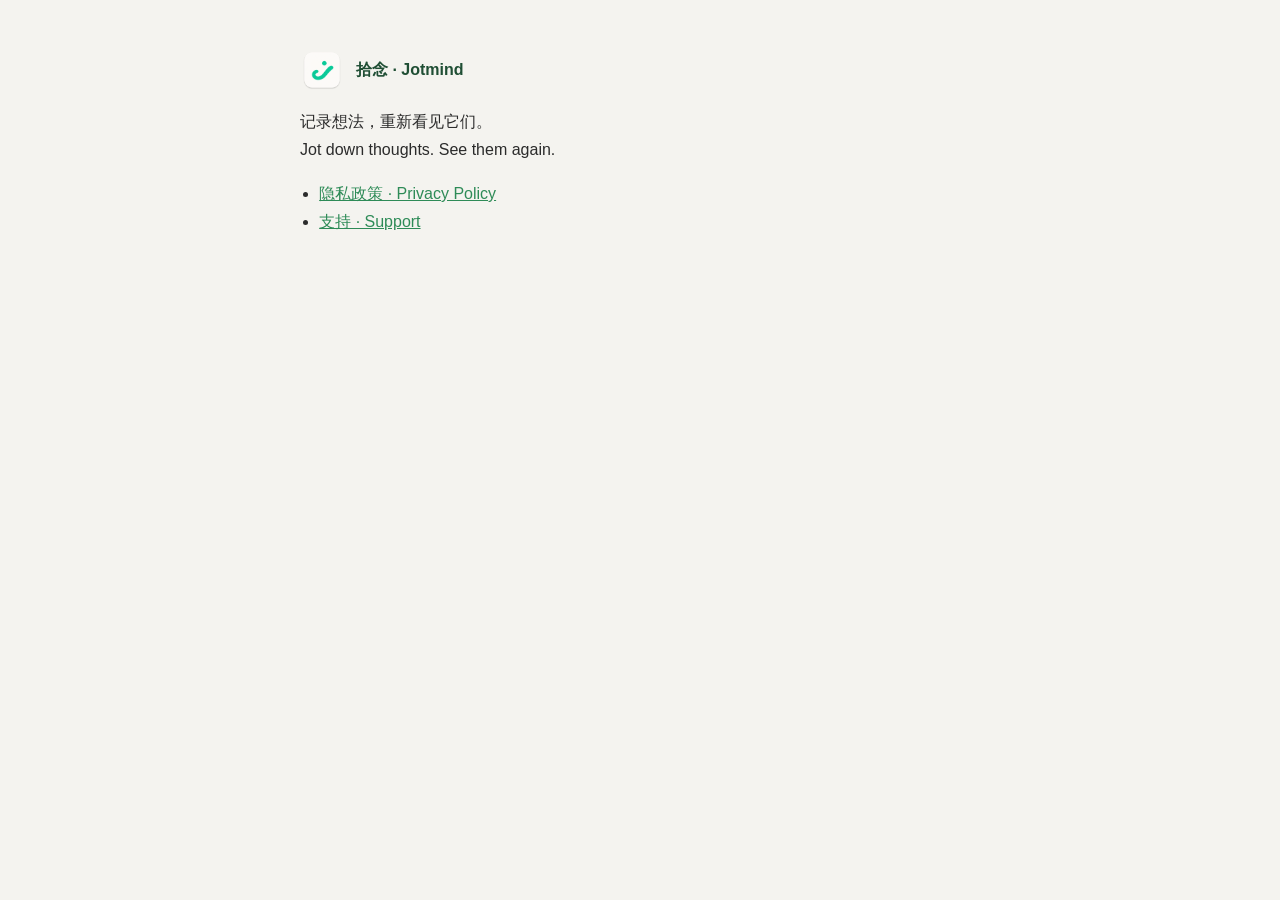
<file: index.html>
<!doctype html>
<html lang="zh-Hans">
<head>
  <meta charset="utf-8">
  <meta name="viewport" content="width=device-width, initial-scale=1">
  <title>拾念 · Jotmind</title>
  <link rel="stylesheet" href="style.css">
</head>
<body>
<main>
  <header>
    <img src="icon.png" alt="">
    <span class="brand">拾念 · Jotmind</span>
  </header>
  <p>记录想法，重新看见它们。<br>Jot down thoughts. See them again.</p>
  <ul>
    <li><a href="privacy.html">隐私政策 · Privacy Policy</a></li>
    <li><a href="support.html">支持 · Support</a></li>
  </ul>
</main>
</body>
</html>
</file>
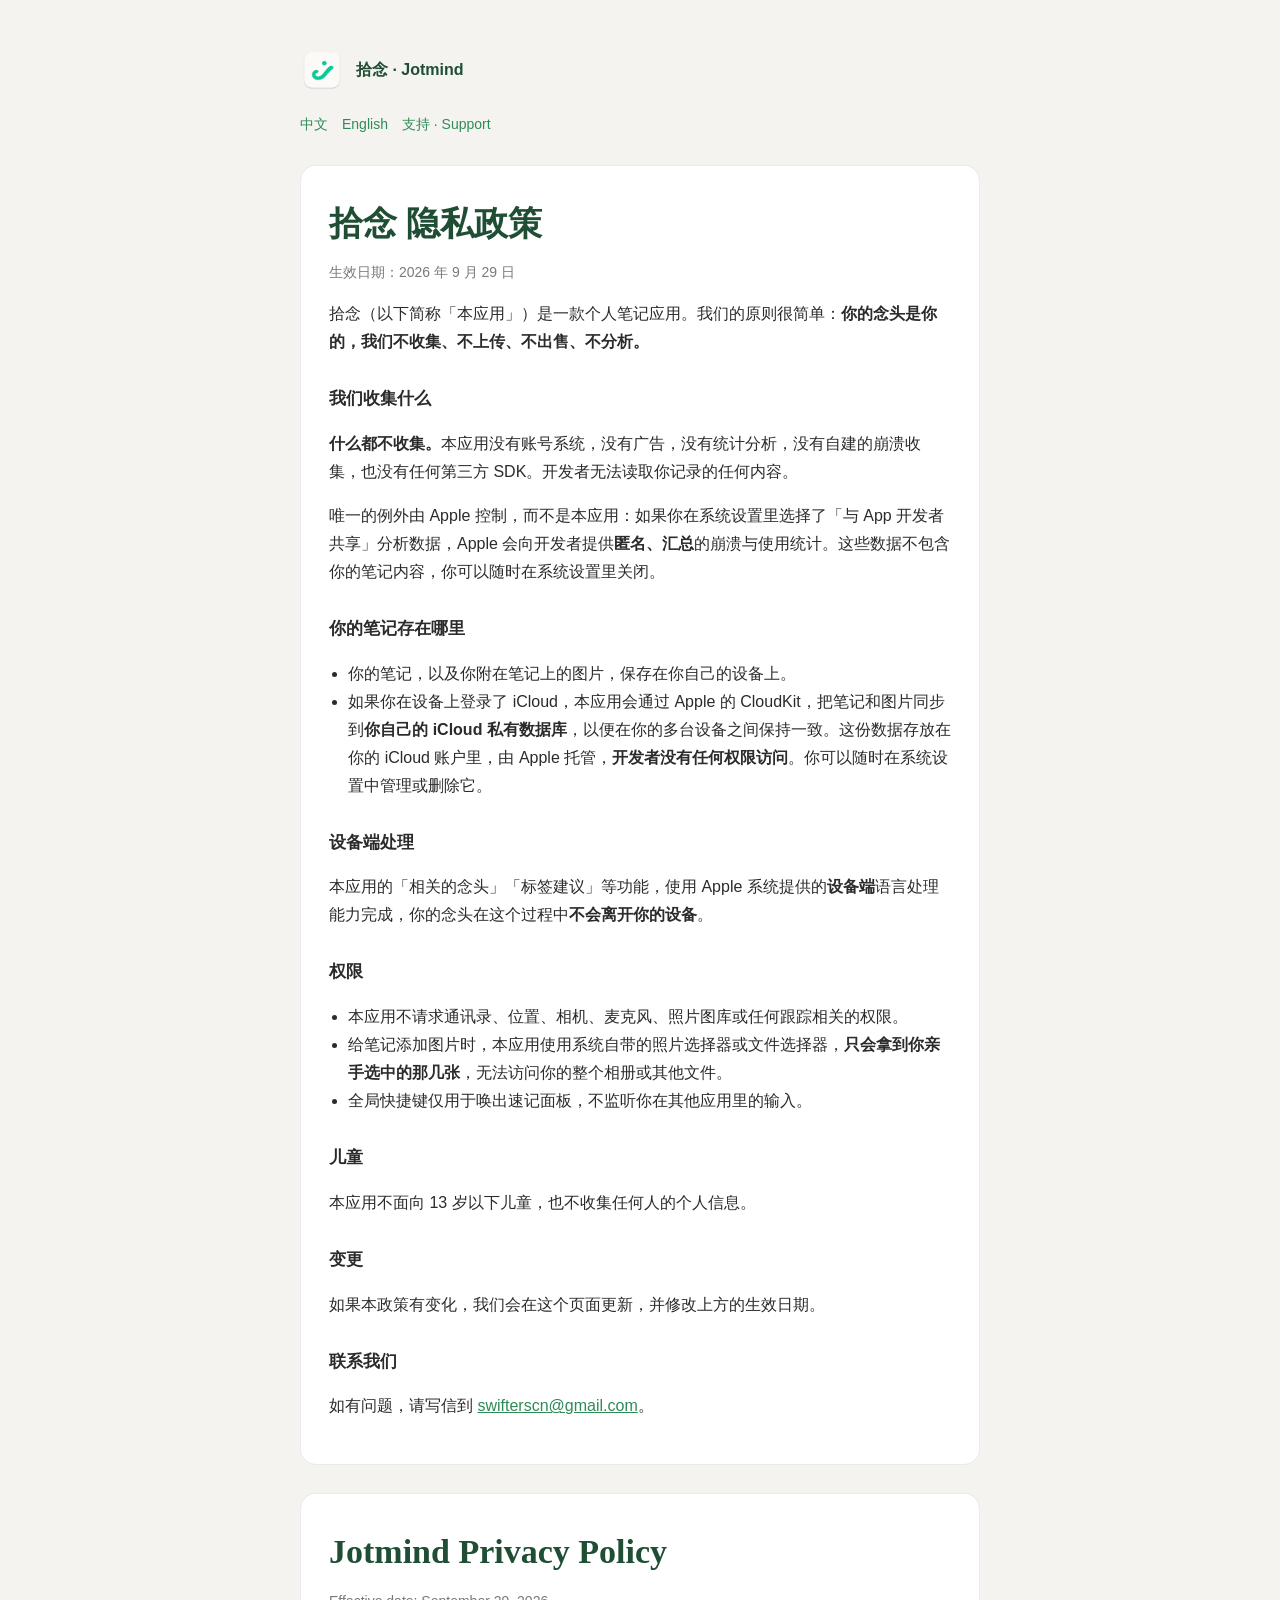
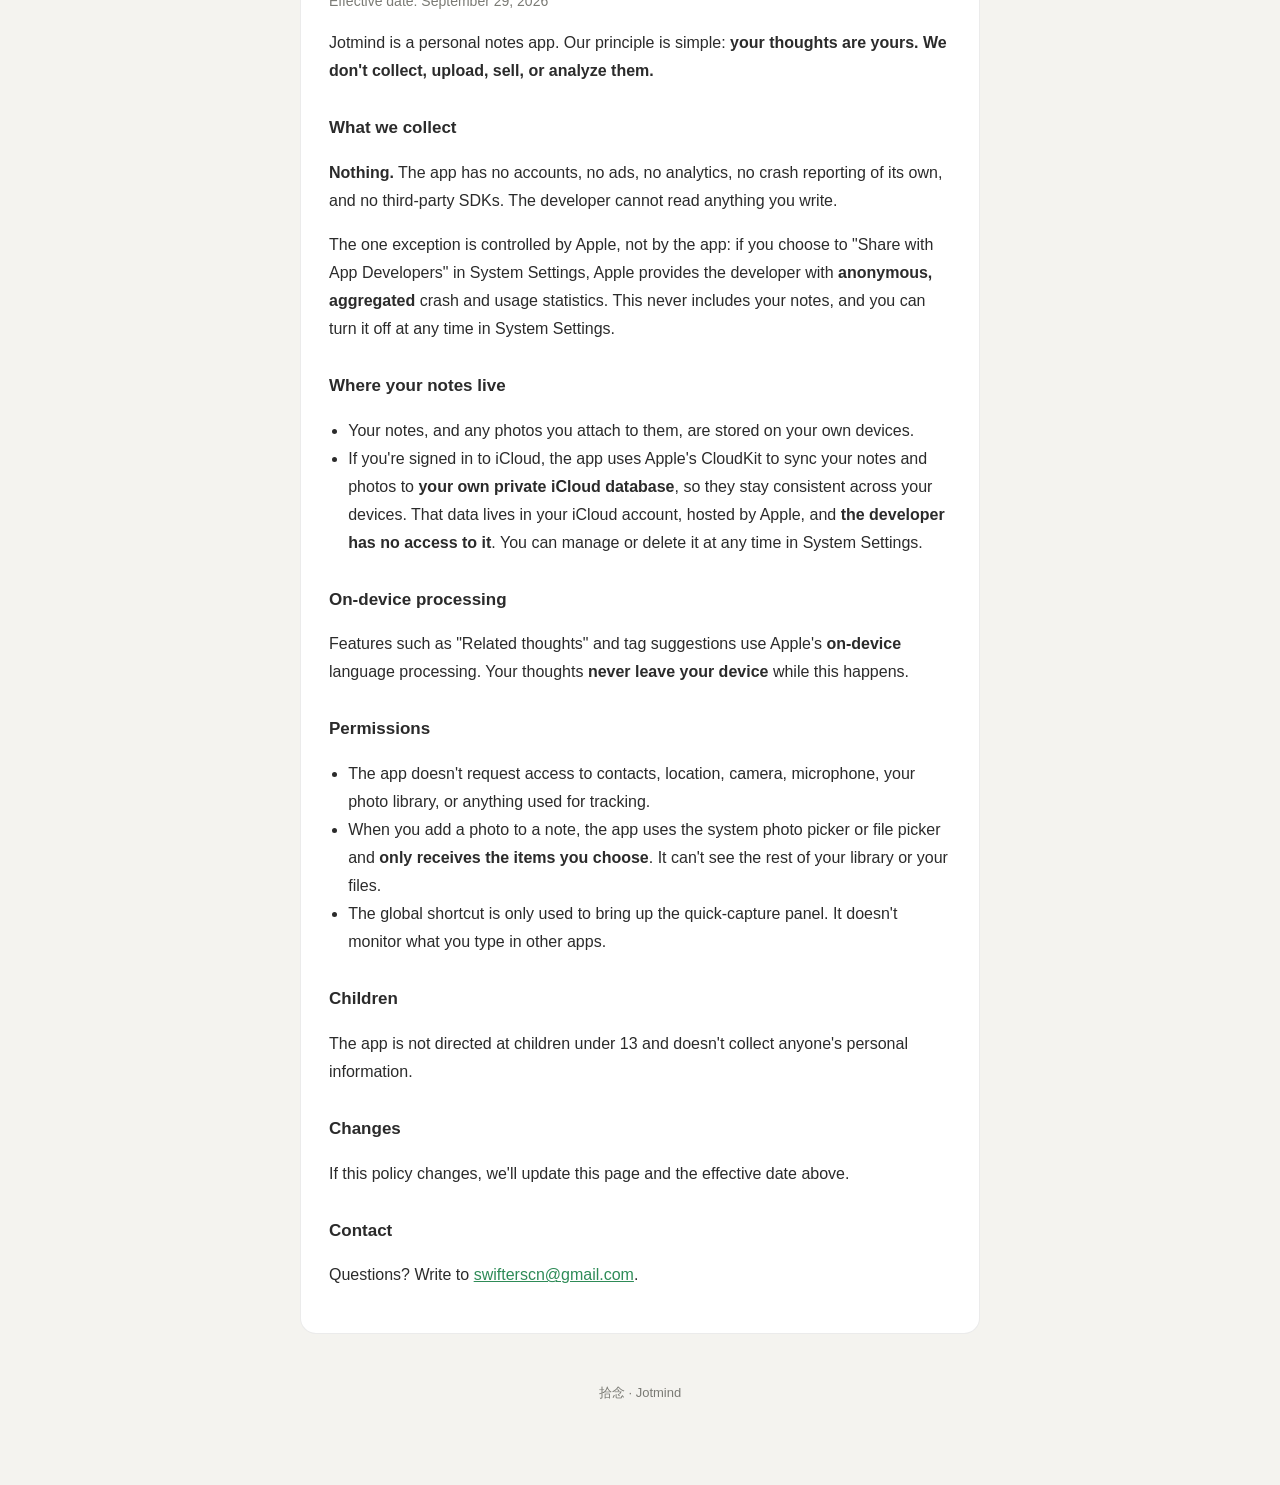
<file: privacy.html>
<!doctype html>
<html lang="zh-Hans">
<head>
  <meta charset="utf-8">
  <meta name="viewport" content="width=device-width, initial-scale=1">
  <title>隐私政策 · Privacy Policy — 拾念 Jotmind</title>
  <link rel="stylesheet" href="style.css">
</head>
<body>
<main>
  <header>
    <img src="icon.png" alt="">
    <span class="brand">拾念 · Jotmind</span>
  </header>
  <nav class="lang"><a href="#zh">中文</a><a href="#en">English</a><a href="support.html">支持 · Support</a></nav>

  <section class="lang-block" id="zh" lang="zh-Hans">
    <h1>拾念 隐私政策</h1>
    <p class="meta">生效日期：2026 年 9 月 29 日</p>

    <p>拾念（以下简称「本应用」）是一款个人笔记应用。我们的原则很简单：<strong>你的念头是你的，我们不收集、不上传、不出售、不分析。</strong></p>

    <h3>我们收集什么</h3>
    <p><strong>什么都不收集。</strong>本应用没有账号系统，没有广告，没有统计分析，没有自建的崩溃收集，也没有任何第三方 SDK。开发者无法读取你记录的任何内容。</p>
    <p>唯一的例外由 Apple 控制，而不是本应用：如果你在系统设置里选择了「与 App 开发者共享」分析数据，Apple 会向开发者提供<strong>匿名、汇总</strong>的崩溃与使用统计。这些数据不包含你的笔记内容，你可以随时在系统设置里关闭。</p>

    <h3>你的笔记存在哪里</h3>
    <ul>
      <li>你的笔记，以及你附在笔记上的图片，保存在你自己的设备上。</li>
      <li>如果你在设备上登录了 iCloud，本应用会通过 Apple 的 CloudKit，把笔记和图片同步到<strong>你自己的 iCloud 私有数据库</strong>，以便在你的多台设备之间保持一致。这份数据存放在你的 iCloud 账户里，由 Apple 托管，<strong>开发者没有任何权限访问</strong>。你可以随时在系统设置中管理或删除它。</li>
    </ul>

    <h3>设备端处理</h3>
    <p>本应用的「相关的念头」「标签建议」等功能，使用 Apple 系统提供的<strong>设备端</strong>语言处理能力完成，你的念头在这个过程中<strong>不会离开你的设备</strong>。</p>

    <h3>权限</h3>
    <ul>
      <li>本应用不请求通讯录、位置、相机、麦克风、照片图库或任何跟踪相关的权限。</li>
      <li>给笔记添加图片时，本应用使用系统自带的照片选择器或文件选择器，<strong>只会拿到你亲手选中的那几张</strong>，无法访问你的整个相册或其他文件。</li>
      <li>全局快捷键仅用于唤出速记面板，不监听你在其他应用里的输入。</li>
    </ul>

    <h3>儿童</h3>
    <p>本应用不面向 13 岁以下儿童，也不收集任何人的个人信息。</p>

    <h3>变更</h3>
    <p>如果本政策有变化，我们会在这个页面更新，并修改上方的生效日期。</p>

    <h3>联系我们</h3>
    <p>如有问题，请写信到 <a href="mailto:swifterscn@gmail.com">swifterscn@gmail.com</a>。</p>
  </section>

  <section class="lang-block" id="en" lang="en">
    <h1>Jotmind Privacy Policy</h1>
    <p class="meta">Effective date: September 29, 2026</p>

    <p>Jotmind is a personal notes app. Our principle is simple: <strong>your thoughts are yours. We don't collect, upload, sell, or analyze them.</strong></p>

    <h3>What we collect</h3>
    <p><strong>Nothing.</strong> The app has no accounts, no ads, no analytics, no crash reporting of its own, and no third-party SDKs. The developer cannot read anything you write.</p>
    <p>The one exception is controlled by Apple, not by the app: if you choose to "Share with App Developers" in System Settings, Apple provides the developer with <strong>anonymous, aggregated</strong> crash and usage statistics. This never includes your notes, and you can turn it off at any time in System Settings.</p>

    <h3>Where your notes live</h3>
    <ul>
      <li>Your notes, and any photos you attach to them, are stored on your own devices.</li>
      <li>If you're signed in to iCloud, the app uses Apple's CloudKit to sync your notes and photos to <strong>your own private iCloud database</strong>, so they stay consistent across your devices. That data lives in your iCloud account, hosted by Apple, and <strong>the developer has no access to it</strong>. You can manage or delete it at any time in System Settings.</li>
    </ul>

    <h3>On-device processing</h3>
    <p>Features such as "Related thoughts" and tag suggestions use Apple's <strong>on-device</strong> language processing. Your thoughts <strong>never leave your device</strong> while this happens.</p>

    <h3>Permissions</h3>
    <ul>
      <li>The app doesn't request access to contacts, location, camera, microphone, your photo library, or anything used for tracking.</li>
      <li>When you add a photo to a note, the app uses the system photo picker or file picker and <strong>only receives the items you choose</strong>. It can't see the rest of your library or your files.</li>
      <li>The global shortcut is only used to bring up the quick-capture panel. It doesn't monitor what you type in other apps.</li>
    </ul>

    <h3>Children</h3>
    <p>The app is not directed at children under 13 and doesn't collect anyone's personal information.</p>

    <h3>Changes</h3>
    <p>If this policy changes, we'll update this page and the effective date above.</p>

    <h3>Contact</h3>
    <p>Questions? Write to <a href="mailto:swifterscn@gmail.com">swifterscn@gmail.com</a>.</p>
  </section>

  <footer>拾念 · Jotmind</footer>
</main>
</body>
</html>
</file>
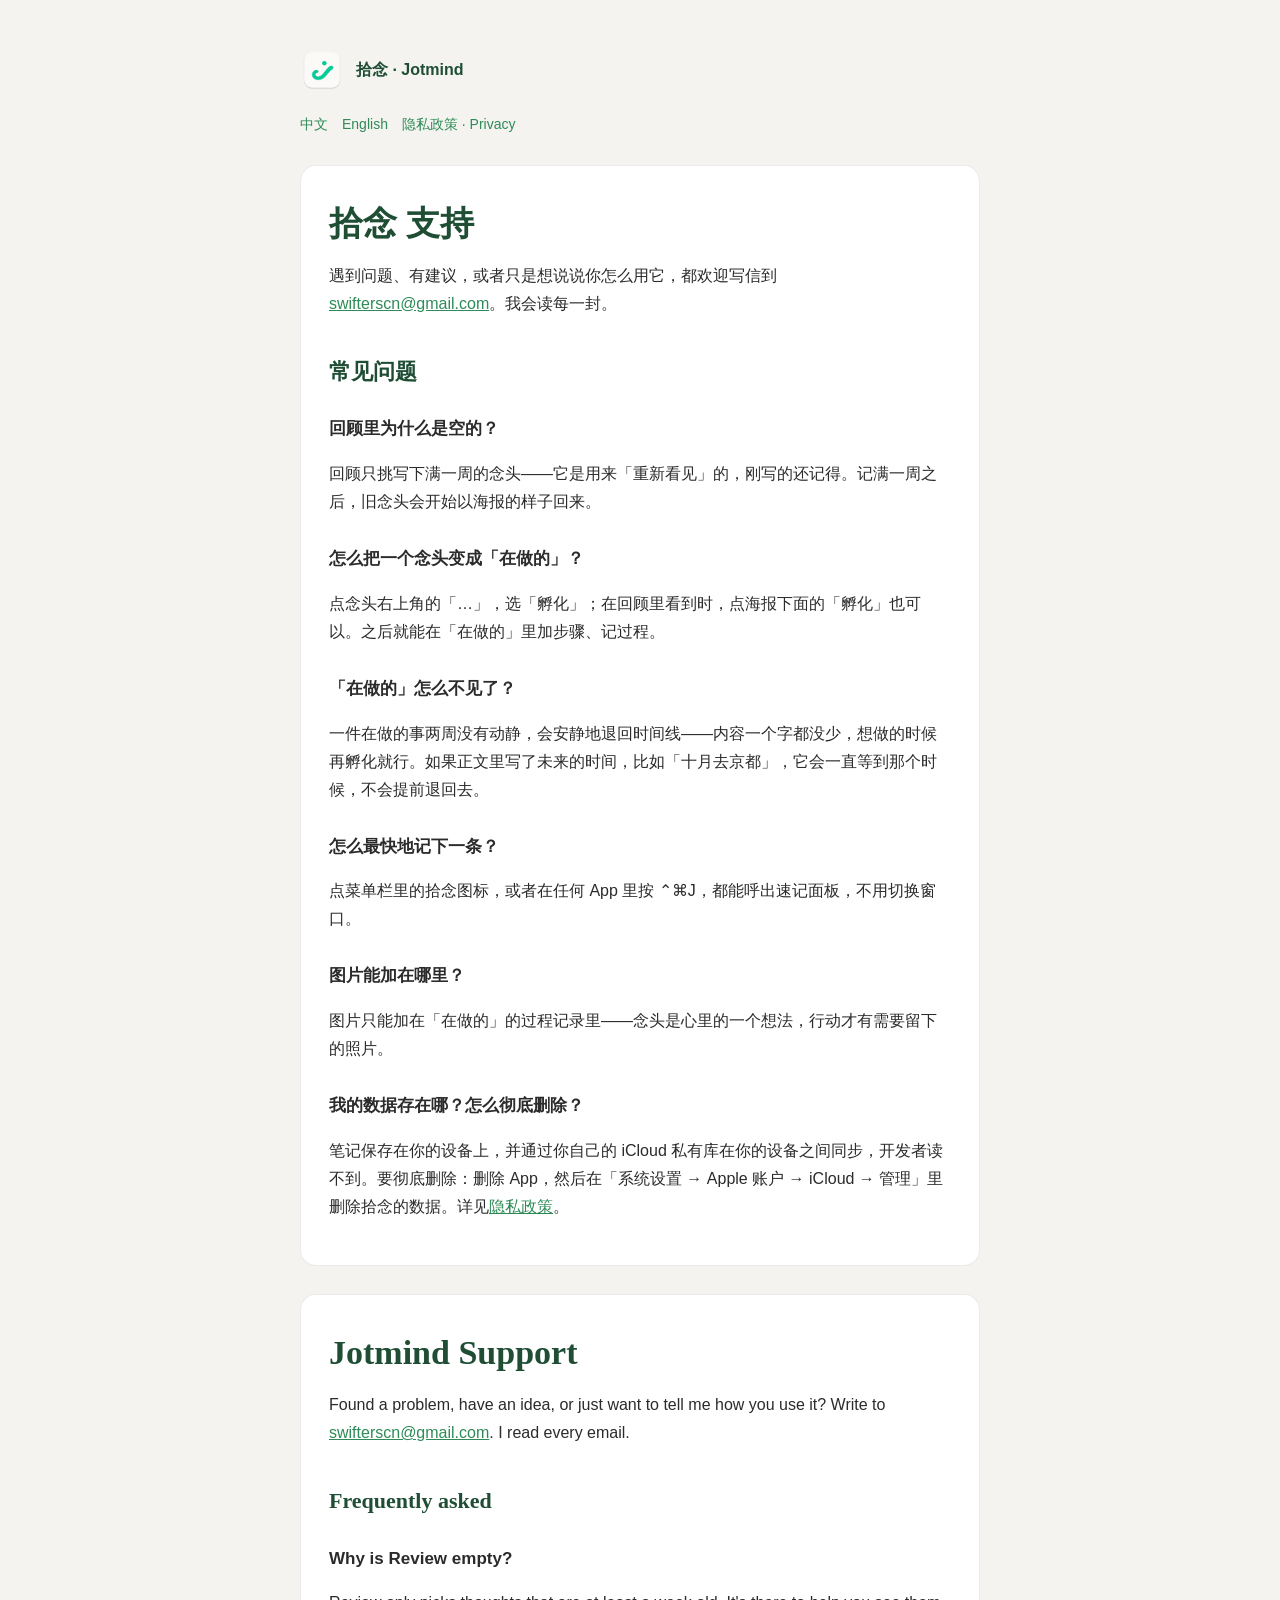
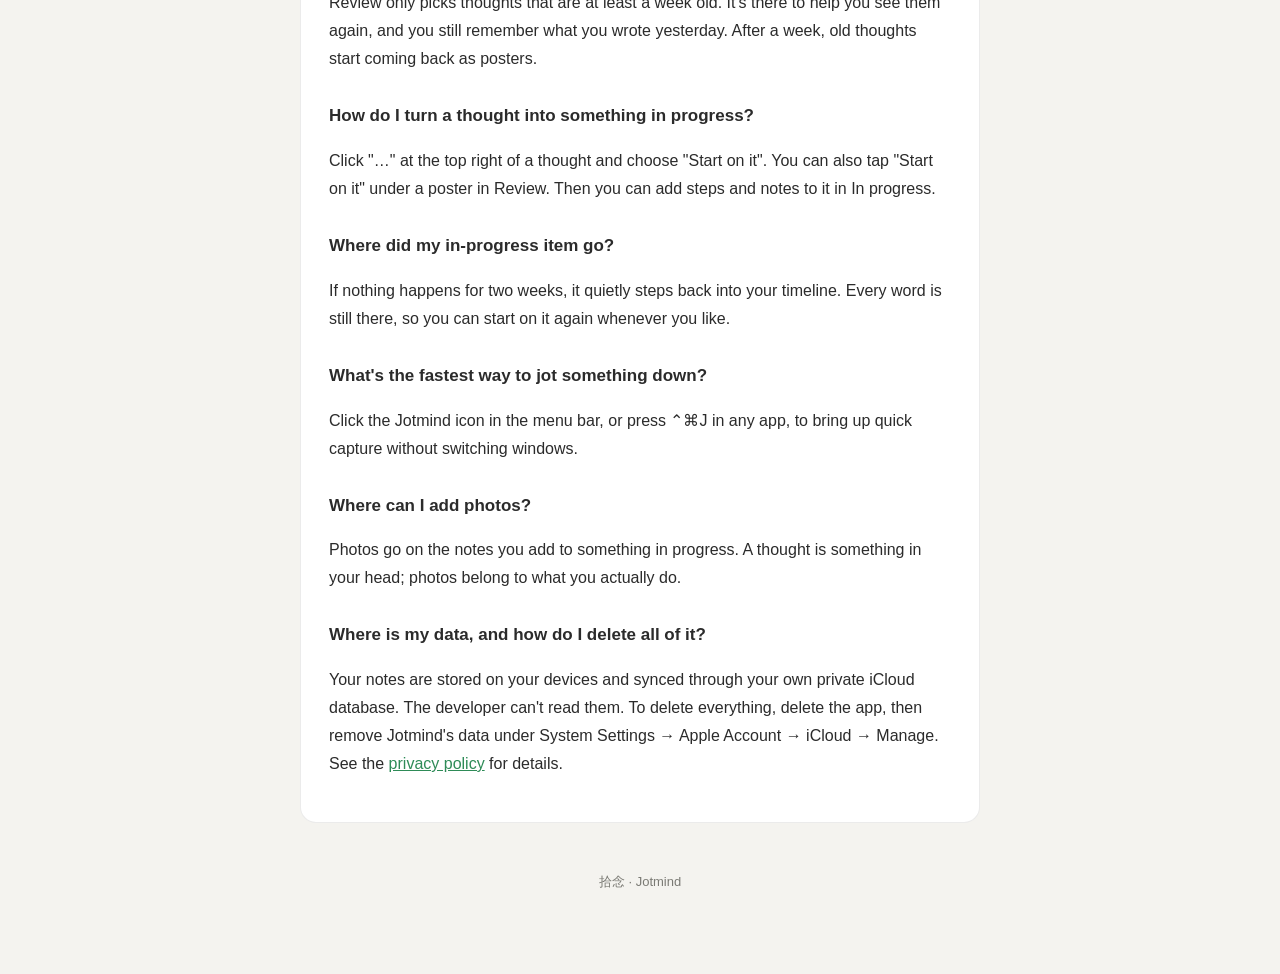
<file: support.html>
<!doctype html>
<html lang="zh-Hans">
<head>
  <meta charset="utf-8">
  <meta name="viewport" content="width=device-width, initial-scale=1">
  <title>支持 · Support — 拾念 Jotmind</title>
  <link rel="stylesheet" href="style.css">
</head>
<body>
<main>
  <header>
    <img src="icon.png" alt="">
    <span class="brand">拾念 · Jotmind</span>
  </header>
  <nav class="lang"><a href="#zh">中文</a><a href="#en">English</a><a href="privacy.html">隐私政策 · Privacy</a></nav>

  <section class="lang-block" id="zh" lang="zh-Hans">
    <h1>拾念 支持</h1>
    <p>遇到问题、有建议，或者只是想说说你怎么用它，都欢迎写信到 <a href="mailto:swifterscn@gmail.com">swifterscn@gmail.com</a>。我会读每一封。</p>

    <h2>常见问题</h2>

    <h3>回顾里为什么是空的？</h3>
    <p>回顾只挑写下满一周的念头——它是用来「重新看见」的，刚写的还记得。记满一周之后，旧念头会开始以海报的样子回来。</p>

    <h3>怎么把一个念头变成「在做的」？</h3>
    <p>点念头右上角的「…」，选「孵化」；在回顾里看到时，点海报下面的「孵化」也可以。之后就能在「在做的」里加步骤、记过程。</p>

    <h3>「在做的」怎么不见了？</h3>
    <p>一件在做的事两周没有动静，会安静地退回时间线——内容一个字都没少，想做的时候再孵化就行。如果正文里写了未来的时间，比如「十月去京都」，它会一直等到那个时候，不会提前退回去。</p>

    <h3>怎么最快地记下一条？</h3>
    <p>点菜单栏里的拾念图标，或者在任何 App 里按 ⌃⌘J，都能呼出速记面板，不用切换窗口。</p>

    <h3>图片能加在哪里？</h3>
    <p>图片只能加在「在做的」的过程记录里——念头是心里的一个想法，行动才有需要留下的照片。</p>

    <h3>我的数据存在哪？怎么彻底删除？</h3>
    <p>笔记保存在你的设备上，并通过你自己的 iCloud 私有库在你的设备之间同步，开发者读不到。要彻底删除：删除 App，然后在「系统设置 → Apple 账户 → iCloud → 管理」里删除拾念的数据。详见<a href="privacy.html">隐私政策</a>。</p>
  </section>

  <section class="lang-block" id="en" lang="en">
    <h1>Jotmind Support</h1>
    <p>Found a problem, have an idea, or just want to tell me how you use it? Write to <a href="mailto:swifterscn@gmail.com">swifterscn@gmail.com</a>. I read every email.</p>

    <h2>Frequently asked</h2>

    <h3>Why is Review empty?</h3>
    <p>Review only picks thoughts that are at least a week old. It's there to help you see them again, and you still remember what you wrote yesterday. After a week, old thoughts start coming back as posters.</p>

    <h3>How do I turn a thought into something in progress?</h3>
    <p>Click "…" at the top right of a thought and choose "Start on it". You can also tap "Start on it" under a poster in Review. Then you can add steps and notes to it in In progress.</p>

    <h3>Where did my in-progress item go?</h3>
    <p>If nothing happens for two weeks, it quietly steps back into your timeline. Every word is still there, so you can start on it again whenever you like.</p>

    <h3>What's the fastest way to jot something down?</h3>
    <p>Click the Jotmind icon in the menu bar, or press ⌃⌘J in any app, to bring up quick capture without switching windows.</p>

    <h3>Where can I add photos?</h3>
    <p>Photos go on the notes you add to something in progress. A thought is something in your head; photos belong to what you actually do.</p>

    <h3>Where is my data, and how do I delete all of it?</h3>
    <p>Your notes are stored on your devices and synced through your own private iCloud database. The developer can't read them. To delete everything, delete the app, then remove Jotmind's data under System Settings → Apple Account → iCloud → Manage. See the <a href="privacy.html">privacy policy</a> for details.</p>
  </section>

  <footer>拾念 · Jotmind</footer>
</main>
</body>
</html>
</file>
<file: style.css>
/* 拾念 / Jotmind 的公开页面（隐私政策、支持）。跟 App 同一套：暖灰底、品牌深绿、衬线标题 */
:root {
  --canvas: #f4f3ef;
  --card: #ffffff;
  --title: #1f4e34;
  --body: #2b2b2b;
  --faint: #7a7a74;
  --line: rgba(0, 0, 0, 0.08);
  --accent: #2e8b57;
}
@media (prefers-color-scheme: dark) {
  :root {
    --canvas: #151517;
    --card: #1d1d20;
    --title: #9fd4b3;
    --body: #dcdce0;
    --faint: #8a8a92;
    --line: rgba(255, 255, 255, 0.1);
    --accent: #5fbf85;
  }
}
* { box-sizing: border-box; }
body {
  margin: 0;
  background: var(--canvas);
  color: var(--body);
  font: 16px/1.75 -apple-system, BlinkMacSystemFont, "PingFang SC", "Hiragino Sans", "Helvetica Neue", sans-serif;
}
main { max-width: 720px; margin: 0 auto; padding: 48px 20px 80px; }
header { display: flex; align-items: center; gap: 12px; margin-bottom: 8px; }
header img { width: 44px; height: 44px; border-radius: 10px; }
header .brand { font-weight: 600; color: var(--title); }
nav.lang { margin: 20px 0 8px; font-size: 14px; color: var(--faint); }
nav.lang a { color: var(--accent); text-decoration: none; margin-right: 14px; }
h1, h2 { font-family: "Songti SC", "New York", Georgia, serif; color: var(--title); line-height: 1.3; }
h1 { font-size: 34px; margin: 28px 0 4px; }
h2 { font-size: 22px; margin: 40px 0 8px; }
h3 { font-size: 17px; margin: 28px 0 4px; }
.meta { color: var(--faint); font-size: 14px; }
section.lang-block { background: var(--card); border: 1px solid var(--line); border-radius: 16px; padding: 8px 28px 28px; margin-top: 28px; }
a { color: var(--accent); }
ul { padding-left: 1.2em; }
footer { margin-top: 48px; color: var(--faint); font-size: 13px; text-align: center; }
@media (max-width: 480px) {
  main { padding: 28px 16px 56px; }
  section.lang-block { padding: 4px 18px 20px; }
  h1 { font-size: 28px; }
}
</file>
